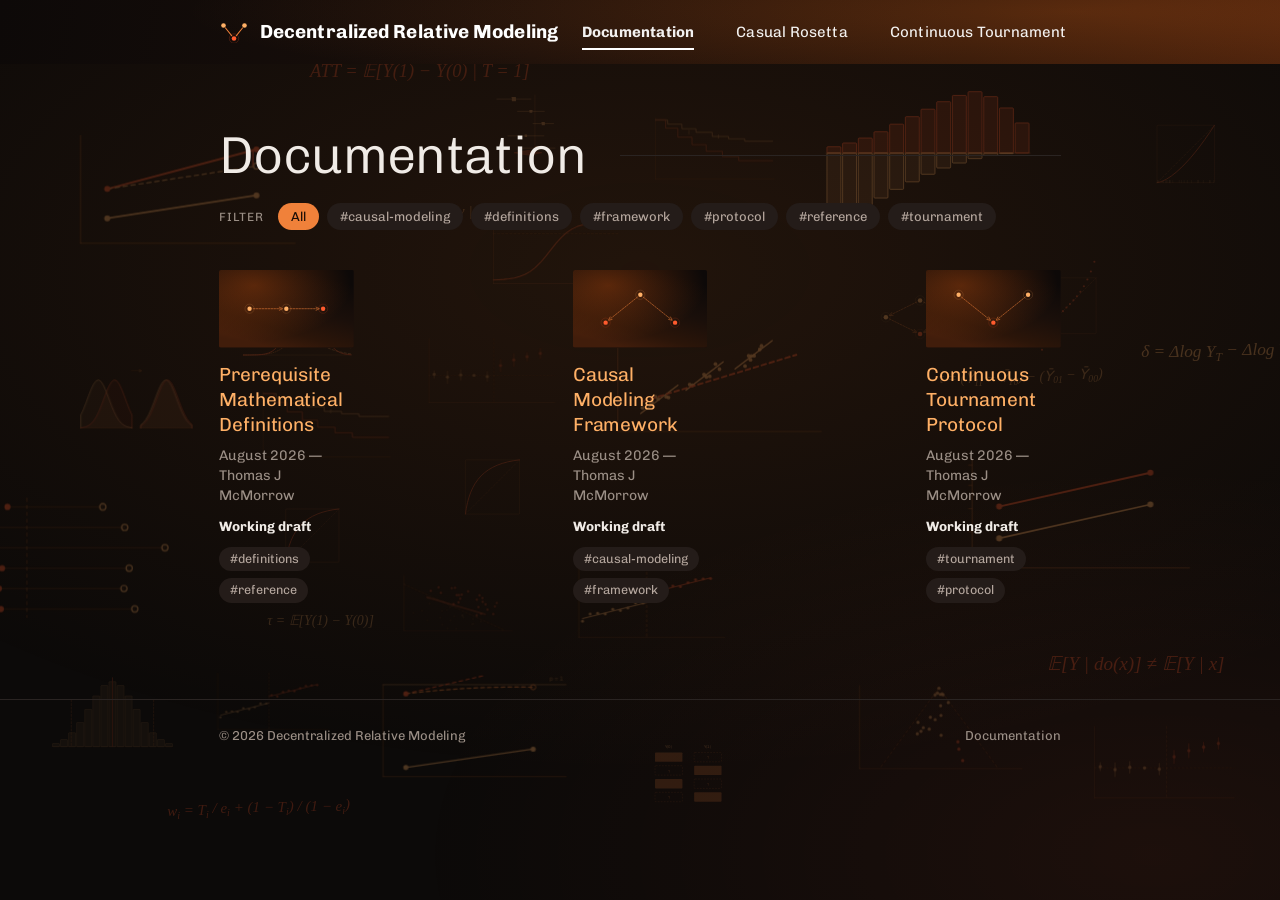
<file: index.html>
<!DOCTYPE html>
<html lang="en">
<head>
<meta charset="utf-8">
<meta name="viewport" content="width=device-width, initial-scale=1">
<title>Documentation — Decentralized Relative Modeling</title>
<meta name="description" content="Documentation library.">

<link rel="stylesheet" href="assets/css/fonts.css?v=b2492476">
<link rel="stylesheet" href="assets/css/style.css?v=89032c10">
</head>

<body data-page="documentation">

<a class="skip" href="#main">Skip to content</a>

<!-- Background figure field, behind everything. -->
<div class="page-field" data-field="documentation" data-field-opacity="0.24" data-field-equations="7" data-field-count="18"></div>

<!-- Nav is rendered by assets/js/site.js — edit the tabs there, once. -->
<nav class="nav" data-nav aria-label="Primary"></nav>

<main id="main" class="page">
  <div class="shell">

    <header class="page-head">
      <h1>Documentation</h1>
    </header>

    <div class="filters" data-filters hidden></div>

    <div data-grid></div>

  </div>
</main>

<footer class="foot">
  <div class="shell">
    <span>&copy; <span data-year>2026</span> Decentralized Relative Modeling</span>
    <span>Documentation</span>
  </div>
</footer>

<!-- Inline PDF viewer; sits below the nav so the bar stays visible. -->
<div class="viewer" data-viewer hidden></div>

<script src="assets/js/art.js?v=5ee4521c"></script>
<script src="assets/js/site.js?v=20d96628"></script>
<script src="docs/manifest.js?v=d0301c26"></script>
<script src="assets/js/documentation.js?v=8cef1004"></script>
</body>
</html>
</file>
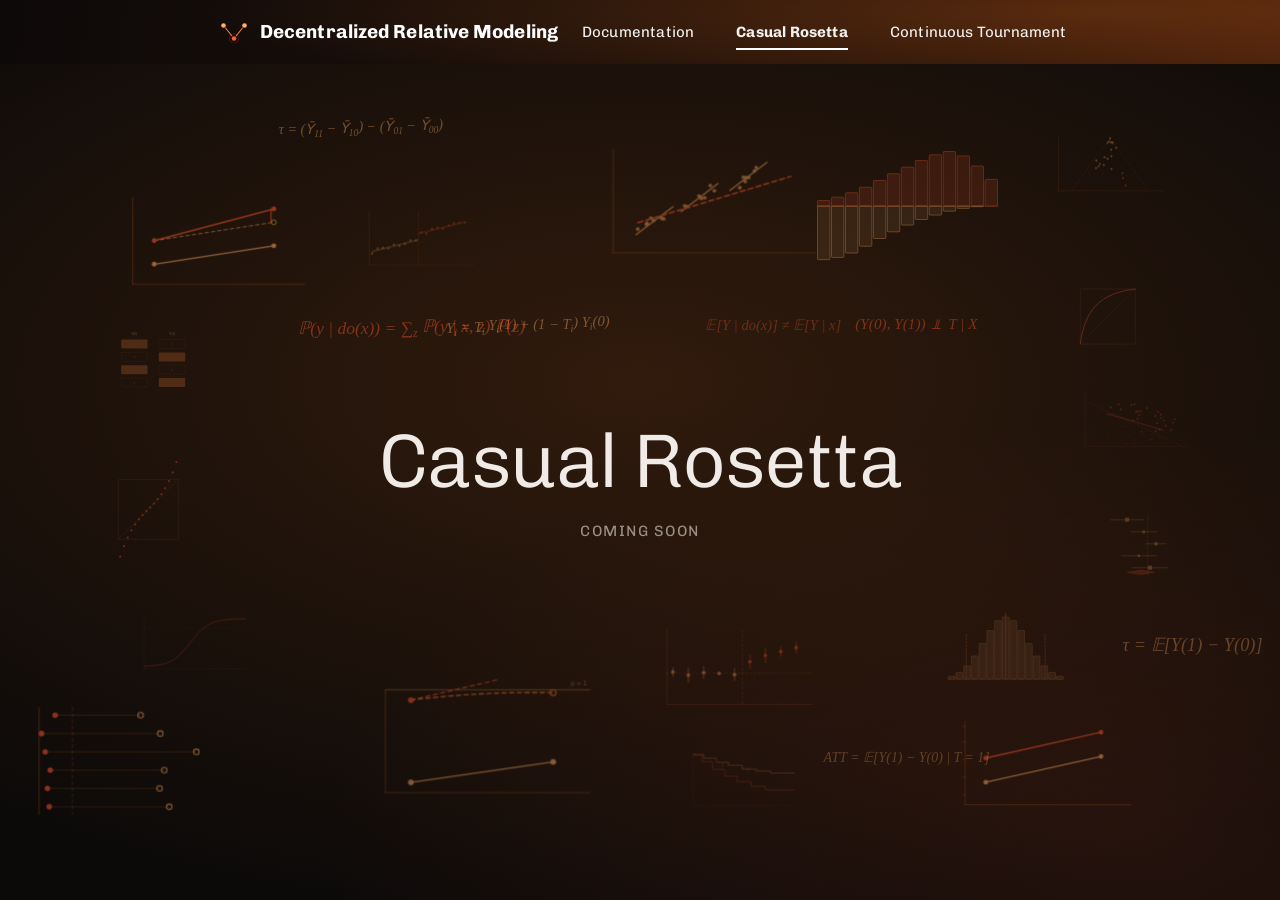
<file: casual-rosetta.html>
<!DOCTYPE html>
<html lang="en">
<head>
<meta charset="utf-8">
<meta name="viewport" content="width=device-width, initial-scale=1">
<title>Casual Rosetta — Decentralized Relative Modeling</title>

<link rel="stylesheet" href="assets/css/fonts.css?v=b2492476">
<link rel="stylesheet" href="assets/css/style.css?v=89032c10">
</head>

<body data-page="casual-rosetta">

<a class="skip" href="#main">Skip to content</a>

<nav class="nav" data-nav aria-label="Primary"></nav>

<!-- Intentionally empty: background artwork and a title, nothing else.
     Add content inside .hero__inner, or replace <section> wholesale. -->
<main id="main">
  <section class="hero" data-field="casual-rosetta" data-field-opacity="0.44" data-field-density="1" data-field-equations="7" data-field-keepout="title">
    <div class="hero__inner">
      <h1>Casual Rosetta</h1>
      <p>Coming soon</p>
    </div>
  </section>
</main>

<script src="assets/js/art.js?v=5ee4521c"></script>
<script src="assets/js/site.js?v=20d96628"></script>
</body>
</html>
</file>
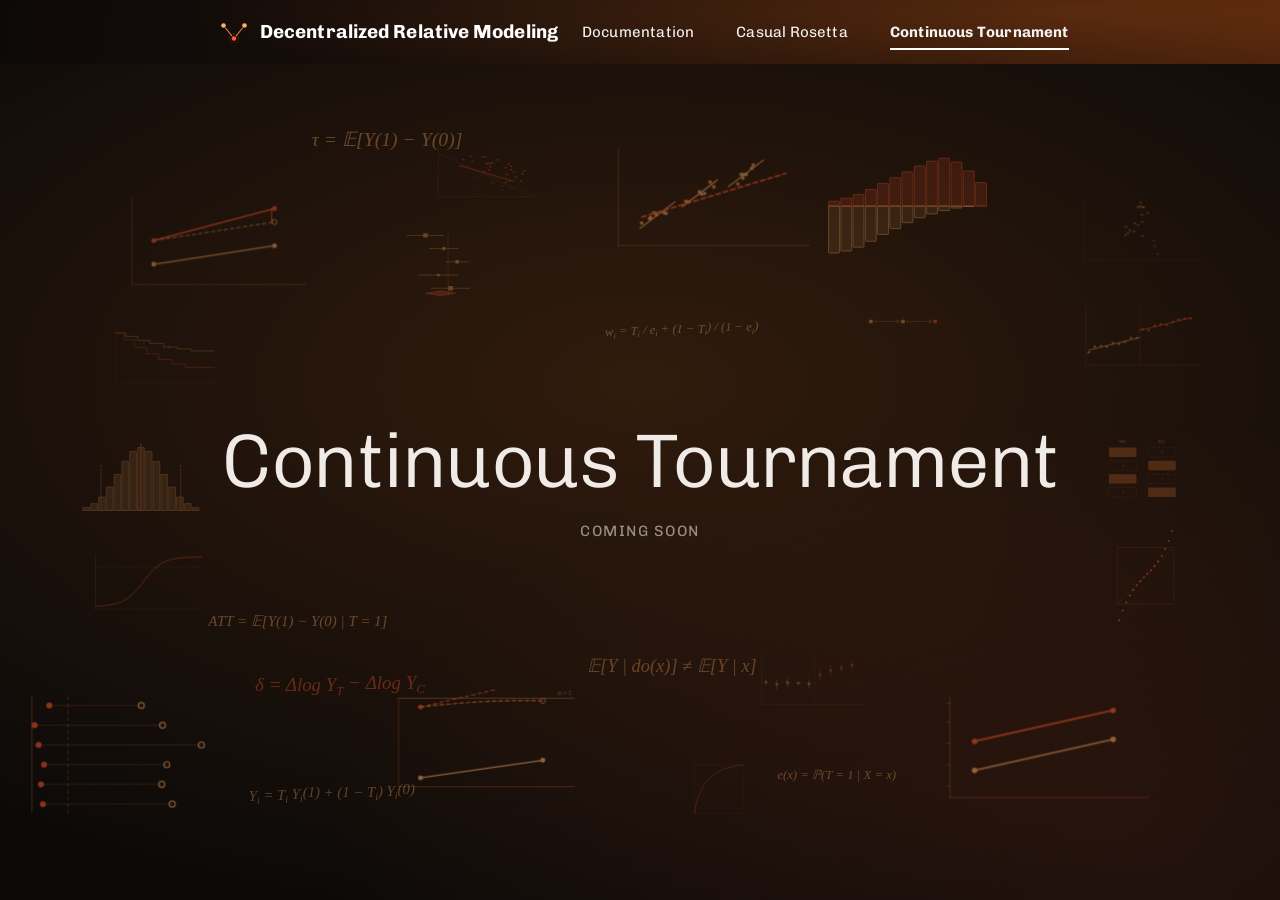
<file: continuous-tournament.html>
<!DOCTYPE html>
<html lang="en">
<head>
<meta charset="utf-8">
<meta name="viewport" content="width=device-width, initial-scale=1">
<title>Continuous Tournament — Decentralized Relative Modeling</title>

<link rel="stylesheet" href="assets/css/fonts.css?v=b2492476">
<link rel="stylesheet" href="assets/css/style.css?v=89032c10">
</head>

<body data-page="continuous-tournament">

<a class="skip" href="#main">Skip to content</a>

<nav class="nav" data-nav aria-label="Primary"></nav>

<!-- Intentionally empty: background artwork and a title, nothing else.
     Add content inside .hero__inner, or replace <section> wholesale. -->
<main id="main">
  <section class="hero" data-field="continuous-tournament" data-field-opacity="0.44" data-field-density="1" data-field-equations="7" data-field-keepout="title">
    <div class="hero__inner">
      <h1>Continuous Tournament</h1>
      <p>Coming soon</p>
    </div>
  </section>
</main>

<script src="assets/js/art.js?v=5ee4521c"></script>
<script src="assets/js/site.js?v=20d96628"></script>
</body>
</html>
</file>
<file: assets/css/fonts.css>
/* =========================================================================
   fonts.css — Chivo (SIL Open Font License 1.1), embedded as data: URLs.
   -------------------------------------------------------------------------
   Inlined rather than linked because Chrome blocks web-font requests over
   file:// URLs. Embedding keeps the typeface working when you double-click
   index.html, when you host it, and with no network connection at all.
   Nothing here needs editing.
   ========================================================================= */

@font-face {
  font-family: "Chivo";
  font-style: normal;
  font-weight: 300;
  font-display: swap;
  src: url([data-uri]) format("woff2");
}

@font-face {
  font-family: "Chivo";
  font-style: normal;
  font-weight: 400;
  font-display: swap;
  src: url([data-uri]) format("woff2");
}

@font-face {
  font-family: "Chivo";
  font-style: normal;
  font-weight: 700;
  font-display: swap;
  src: url([data-uri]) format("woff2");
}
</file>
<file: assets/css/style.css>
/* =========================================================================
   Site styles
   -------------------------------------------------------------------------
   Design tokens live in :root. Change a colour once here and it updates
   everywhere. Nothing below needs a build step.
   ========================================================================= */

:root {
  /* --- Ember: dark warm base, amber/orange/red artwork ----------------- */
  --grad-0:  #0d0908;   /* deepest, top-left        */
  --grad-1:  #1a0f0a;
  --grad-2:  #2b1509;
  --grad-3:  #411d0b;   /* warmest, bottom-right    */

  --amber:   #ffb066;   /* sources, intermediates   */
  --orange:  #f0813a;   /* edges, structure, rules  */
  --hot:     #ff5b2e;   /* the thing being caused   */

  --nav-gradient:
    radial-gradient(120% 240% at 84% 18%, rgba(232,110,30,.22) 0%, rgba(232,110,30,0) 58%),
    linear-gradient(100deg, var(--grad-0) 0%, var(--grad-1) 42%,
                            var(--grad-2) 76%, var(--grad-3) 100%);

  /* --- ink ------------------------------------------------------------- */
  --ink:         #f0ebe6;
  --ink-muted:   #9b8f86;
  --ink-dim:     #6d635b;
  --link:        var(--amber);
  --link-hover:  #ffc48c;
  --rule:        #2a2422;
  --tag-bg:      #241c19;
  --tag-ink:     #b5a79e;
  --tag-bg-on:   var(--orange);
  --tag-ink-on:  #1a0d06;

  --page-bg:     #0c0a09;
  --panel:       #151211;
  --shell:       1920px;
  --nav-h:       64px;

  --font-display: "Chivo", "Helvetica Neue", Helvetica, Arial, sans-serif;
  --font-body:    "Chivo", -apple-system, BlinkMacSystemFont, "Segoe UI",
                  Roboto, Helvetica, Arial, sans-serif;
}

/* --- reset ------------------------------------------------------------- */
*, *::before, *::after { box-sizing: border-box; }

html { -webkit-text-size-adjust: 100%; }

body {
  margin: 0;
  background: var(--page-bg);
  color: var(--ink);
  font-family: var(--font-body);
  font-size: 16px;
  line-height: 1.5;
  -webkit-font-smoothing: antialiased;
  -moz-osx-font-smoothing: grayscale;
}

img, svg { display: block; max-width: 100%; }
a { color: inherit; text-decoration: none; }

.shell {
  width: 100%;
  max-width: var(--shell);
  margin: 0 auto;
  padding: 0 219px;
}

/* skip link, keyboard users only */
.skip {
  position: absolute; left: -9999px; top: 0;
  background: var(--amber); color: #1a0d06;
  padding: 10px 16px; z-index: 200; border-radius: 0 0 4px 0;
}
.skip:focus { left: 0; }

/* =========================================================================
   PAGE BACKGROUND  —  the figure field, fixed behind all content
   ========================================================================= */

.page-field {
  position: fixed;
  inset: 0;
  z-index: 0;
  overflow: hidden;
  pointer-events: none;
  background:
    radial-gradient(110% 80% at 50% 30%, rgba(232,110,30,.10) 0%, rgba(232,110,30,0) 70%),
    radial-gradient(80% 60% at 90% 95%, rgba(255,91,46,.07) 0%, rgba(255,91,46,0) 72%);
}
.page-field .field { width: 100%; height: 100%; }

/* everything else sits above it */
body > nav, body > main, body > footer, body > .viewer { position: relative; z-index: 1; }

/* =========================================================================
   NAV
   ========================================================================= */

.nav {
  position: sticky;
  top: 0;
  z-index: 100;
  height: var(--nav-h);
  background: var(--nav-gradient);
  color: #fff;
}

.nav__inner {
  height: 100%;
  max-width: var(--shell);
  margin: 0 auto;
  padding: 0 219px;
  display: flex;
  align-items: center;
  justify-content: space-between;
  gap: 24px;
}

/* --- wordmark ---------------------------------------------------------- */
.brand {
  display: inline-flex;
  align-items: center;
  gap: 11px;
  flex: 0 0 auto;
  color: #fff;
}
.brand__mark { width: 30px; height: 22px; flex: 0 0 auto; }
.brand__text {
  font-family: var(--font-display);
  font-size: 19px;
  font-weight: 700;
  letter-spacing: .005em;
  white-space: nowrap;
}
.brand__text .sep {
  font-weight: 300;
  opacity: .65;
  margin: 0 3px;
}

/* --- links ------------------------------------------------------------- */
.nav__links {
  display: flex;
  align-items: center;
  gap: 42px;
  list-style: none;
  margin: 0;
  padding: 0;
}
.nav__link {
  position: relative;
  display: block;
  padding: 21px 0;
  font-size: 15px;
  font-weight: 400;
  letter-spacing: .012em;
  color: rgba(255,255,255,.94);
  white-space: nowrap;
  transition: color .16s ease;
}
.nav__link:hover,
.nav__link:focus-visible { color: #fff; }

.nav__link::after {
  content: "";
  position: absolute;
  left: 0; right: 0; bottom: 14px;
  height: 2px;
  background: #fff;
  transform: scaleX(0);
  transform-origin: left;
  transition: transform .22s cubic-bezier(.4,0,.2,1);
}
.nav__link:hover::after,
.nav__link:focus-visible::after { transform: scaleX(1); }
.nav__link[aria-current="page"] { font-weight: 700; }
.nav__link[aria-current="page"]::after { transform: scaleX(1); }

/* --- hamburger (small screens) ----------------------------------------- */
.nav__toggle {
  display: none;
  width: 40px; height: 40px;
  border: 0; padding: 9px;
  background: transparent; color: #fff;
  cursor: pointer;
}
.nav__toggle span {
  display: block; height: 2px; margin: 4px 0;
  background: #fff; border-radius: 2px;
  transition: transform .2s ease, opacity .2s ease;
}
.nav[data-open="true"] .nav__toggle span:nth-child(1) { transform: translateY(6px) rotate(45deg); }
.nav[data-open="true"] .nav__toggle span:nth-child(2) { opacity: 0; }
.nav[data-open="true"] .nav__toggle span:nth-child(3) { transform: translateY(-6px) rotate(-45deg); }

@media (max-width: 860px) {
  .nav__inner { padding: 0 20px; }
  .nav__toggle { display: block; }
  .nav__links {
    position: absolute;
    top: var(--nav-h); left: 0; right: 0;
    flex-direction: column;
    align-items: flex-start;
    gap: 0;
    padding: 6px 20px 18px;
    background: var(--grad-1);
    display: none;
  }
  .nav[data-open="true"] .nav__links { display: flex; }
  .nav__link { padding: 13px 0; width: 100%; font-size: 16px; }
  .nav__link::after { bottom: 8px; }
}

/* =========================================================================
   PAGE HEADING  —  big light title with the long hairline running right
   ========================================================================= */

.page { padding: 64px 0 96px; }

.page-head {
  display: flex;
  align-items: center;
  gap: 34px;
  margin: 0 0 46px;
}
.page-head h1 {
  font-family: var(--font-display);
  font-size: clamp(34px, 5.2vw, 52px);
  font-weight: 300;
  letter-spacing: -.012em;
  line-height: 1.06;
  margin: 0;
  white-space: nowrap;
}
.page-head::after {
  content: "";
  flex: 1 1 auto;
  height: 1px;
  background: var(--rule);
}
@media (max-width: 620px) {
  .page { padding: 40px 0 64px; }
  .page-head { gap: 18px; margin-bottom: 26px; }
  .page-head h1 { white-space: normal; }
  .page-head::after { display: none; }   /* the trailing rule reads as a stub when short */
}

/* --- tag filter row ---------------------------------------------------- */
.filters {
  display: flex;
  flex-wrap: wrap;
  gap: 8px;
  align-items: center;
  margin: -26px 0 40px;
}
.filters__label {
  font-size: 12px;
  letter-spacing: .09em;
  text-transform: uppercase;
  color: var(--ink-muted);
  margin-right: 6px;
}
.chip {
  border: 0;
  font: inherit;
  font-size: 13px;
  line-height: 1;
  padding: 7px 13px;
  border-radius: 999px;
  background: var(--tag-bg);
  color: var(--tag-ink);
  cursor: pointer;
  transition: background .15s ease, color .15s ease;
}
.chip:hover { background: #302623; }
.chip[aria-pressed="true"] { background: var(--tag-bg-on); color: var(--tag-ink-on); }

@media (max-width: 620px) { .filters { margin: 0 0 30px; } }

/* =========================================================================
   CARD GRID
   ========================================================================= */

/* Three across, stacked cards (thumbnail above the text). Add more documents
   and they wrap onto further rows of three. */
.grid {
  display: grid;
  grid-template-columns: repeat(3, minmax(0, 1fr));
  column-gap: 219px;
  row-gap: 52px;
}
@media (max-width: 1040px) {
  .grid { grid-template-columns: repeat(2, minmax(0, 1fr)); column-gap: 32px; row-gap: 44px; }
}
@media (max-width: 680px) {
  .grid { grid-template-columns: 1fr; row-gap: 36px; }
}

.card {
  display: block;
  text-align: left;
  background: none;
  border: 0;
  padding: 0;
  font: inherit;
  color: inherit;
  cursor: pointer;
  width: 100%;
}
.card:focus-visible { outline: 2px solid var(--link); outline-offset: 6px; }

.card__thumb {
  display: block;
  width: 100%;
  aspect-ratio: 16 / 9.2;
  border-radius: 2px;
  overflow: hidden;
  background: var(--grad-1);
  margin-bottom: 18px;
}
.card__thumb svg { width: 100%; height: 100%; }

.card__body { display: block; min-width: 0; }

.card__title {
  display: block;
  font-family: var(--font-display);
  font-size: 19px;
  font-weight: 400;
  line-height: 1.32;
  letter-spacing: -.004em;
  color: var(--link);
  margin: -4px 0 9px;
  transition: color .15s ease;
}
.card:hover .card__title { color: var(--link-hover); text-decoration: underline; text-underline-offset: 3px; }

.card__meta {
  display: block;
  font-size: 14px;
  line-height: 1.45;
  color: var(--ink-muted);
  margin: 0 0 9px;
}
.card__venue {
  display: block;
  font-size: 13.5px;
  font-weight: 700;
  color: var(--ink);
  margin: 0 0 11px;
}
.card__tags {
  display: flex;
  flex-wrap: wrap;
  gap: 7px;
  list-style: none;
  margin: 0;
  padding: 0;
}
.card__tags li {
  font-size: 12.5px;
  line-height: 1;
  padding: 6px 11px;
  border-radius: 999px;
  background: var(--tag-bg);
  color: var(--tag-ink);
}

/* --- reserved slot ------------------------------------------------------
   A placeholder card holds a space in the row for a document that isn't
   here yet. Not a button, not clickable, no hover. */
.card--slot { cursor: default; }
.card--slot .card__thumb {
  background: none;
  border: 1px dashed var(--rule);
  display: flex;
  align-items: center;
  justify-content: center;
}
.card--slot .card__thumb svg { width: 34px; height: 34px; opacity: .3; }
/* a reserved slot may instead show its structure, ghosted */
.card--slot .card__ghost { display: block; width: 100%; height: 100%; opacity: .40; }
.card--slot .card__ghost svg { width: 100%; height: 100%; }
.card--slot .card__title { color: var(--ink-dim); }
.card--slot .card__meta  { color: #574c45; }

.empty {
  border: 1px dashed var(--rule);
  border-radius: 3px;
  padding: 44px 32px;
  text-align: center;
  color: var(--ink-muted);
  font-size: 15px;
}
.empty code {
  font-family: ui-monospace, SFMono-Regular, Menlo, Consolas, monospace;
  font-size: 13px;
  background: var(--tag-bg);
  padding: 2px 6px;
  border-radius: 3px;
  color: var(--amber);
}

/* =========================================================================
   INLINE PDF VIEWER
   ========================================================================= */

.viewer[hidden] { display: none; }
.viewer {
  position: fixed;
  inset: var(--nav-h) 0 0 0;   /* sits below the nav, which stays visible */
  z-index: 90;
  background: #fff;
  display: flex;
  flex-direction: column;
  animation: viewer-in .18s ease-out;
}
@keyframes viewer-in { from { opacity: 0; transform: translateY(6px); } to { opacity: 1; transform: none; } }

.viewer__bar {
  flex: 0 0 auto;
  display: flex;
  align-items: center;
  gap: 18px;
  padding: 13px 32px;
  border-bottom: 1px solid var(--rule);
  background: var(--panel);
}
.viewer__title {
  font-family: var(--font-display);
  font-size: 16px;
  font-weight: 400;
  margin: 0;
  flex: 1 1 auto;
  min-width: 0;
  overflow: hidden;
  text-overflow: ellipsis;
  white-space: nowrap;
}
.viewer__actions { display: flex; gap: 8px; flex: 0 0 auto; }

.btn {
  font: inherit;
  font-size: 13.5px;
  line-height: 1;
  padding: 9px 14px;
  border-radius: 3px;
  border: 1px solid var(--rule);
  background: var(--panel);
  color: var(--ink);
  cursor: pointer;
  transition: background .15s ease, border-color .15s ease;
  white-space: nowrap;
}
.btn:hover { background: var(--tag-bg); border-color: #3d3330; }
.btn--primary { background: var(--orange); border-color: var(--orange); color: #1a0d06; }
.btn--primary:hover { background: var(--amber); border-color: var(--amber); }

.viewer__frame { flex: 1 1 auto; position: relative; background: var(--nav-gradient); }
.viewer__frame iframe,
.viewer__frame object { width: 100%; height: 100%; border: 0; display: block; }

.viewer__fallback {
  position: absolute;
  inset: 0;
  display: flex;
  flex-direction: column;
  align-items: center;
  justify-content: center;
  gap: 18px;
  color: #fff;
  text-align: center;
  padding: 32px;
  font-size: 15.5px;
}
.viewer__fallback p { margin: 0; max-width: 34ch; line-height: 1.5; }

@media (max-width: 620px) {
  .viewer__bar { padding: 11px 16px; gap: 10px; flex-wrap: wrap; }
  .viewer__title { flex-basis: 100%; }
}

body.viewer-open { overflow: hidden; }

/* =========================================================================
   PLACEHOLDER PAGES  —  background graphic only
   ========================================================================= */

.hero {
  position: relative;
  min-height: calc(100vh - var(--nav-h));
  display: flex;
  align-items: center;
  justify-content: center;
  overflow: hidden;
  color: var(--ink);
  /* deliberately much darker than the nav strip: a full page of the nav
     gradient washes out the line art drawn on top of it */
  background:
    radial-gradient(120% 95% at 50% 38%, rgba(232,110,30,.17) 0%, rgba(232,110,30,0) 68%),
    radial-gradient(90% 70% at 88% 92%, rgba(255,91,46,.10) 0%, rgba(255,91,46,0) 70%),
    var(--page-bg);
}
.hero .field {
  position: absolute;
  inset: 0;
  width: 100%;
  height: 100%;
  pointer-events: none;
}
.hero__inner {
  position: relative;
  z-index: 1;
  text-align: center;
  padding: 40px 32px;
}
.hero h1 {
  font-family: var(--font-display);
  font-size: clamp(38px, 7vw, 76px);
  font-weight: 300;
  letter-spacing: -.02em;
  line-height: 1.05;
  margin: 0;
}
.hero p {
  margin: 18px 0 0;
  font-size: 15px;
  letter-spacing: .1em;
  text-transform: uppercase;
  color: var(--ink-muted);
}

/* =========================================================================
   FOOTER
   ========================================================================= */

.foot {
  border-top: 1px solid var(--rule);
  padding: 26px 0;
  font-size: 13px;
  color: var(--ink-muted);
}
.foot .shell { display: flex; justify-content: space-between; gap: 16px; flex-wrap: wrap; }

@media (prefers-reduced-motion: reduce) {
  *, *::before, *::after {
    animation-duration: .001ms !important;
    transition-duration: .001ms !important;
  }
}
</file>
